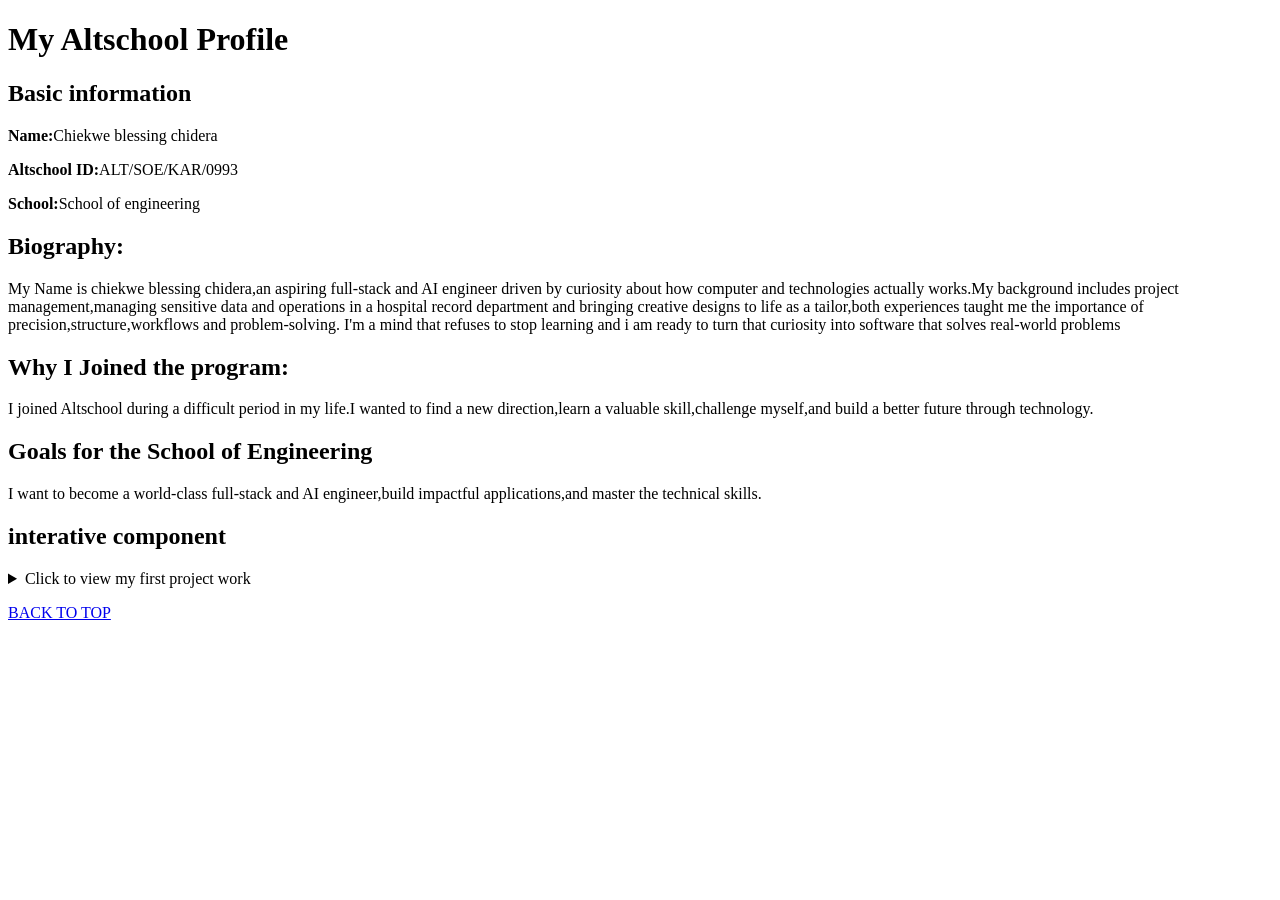
<file: index.html>
<!DOCTYPE html>
<hmtl lang="en">
    <head>
        <meta charset="utf-8">
        <meta name="viweport" content="width=device-width,inital-scale=1.0">
        <title>Blessed-Altschool profile</title>
</head>
  <body id="top">
    <h1>    My Altschool Profile</h1>
    <section>
    <h2>Basic information</h2>
      <p><strong>Name:</strong>Chiekwe blessing chidera</p>
      <p><strong>Altschool ID:</strong>ALT/SOE/KAR/0993</p>
      <p><strong>School:</strong>School of engineering</P>
    </section>
    <section>
    <h2>Biography:</h2>
      <p>My Name is chiekwe blessing chidera,an aspiring full-stack and AI engineer driven by curiosity about how computer and technologies actually works.My background includes project management,managing sensitive data and operations in a hospital record department and bringing creative designs to life as a tailor,both experiences taught me the importance of precision,structure,workflows and problem-solving. I'm a mind that refuses to stop learning and i am ready to turn that curiosity into software that solves real-world problems  </p>
    </section>
    <section>
      <h2>Why I Joined the program:</h2>
      <p>I joined Altschool during a difficult period in my life.I wanted to find a new direction,learn a valuable skill,challenge myself,and build a better future through technology.</p>
      <section>
        <h2>Goals for the School of Engineering</h2>
        <p>I want to become a world-class full-stack and AI engineer,build impactful applications,and master the technical skills.</p></section>
      <section>
        <h2> interative component</h2>
        <details>
          <summary>Click to view my first project work</summary>
          <p>full-stack engineer</p>
        </details>
      </section>
      <footer>
        <p><a href="#top">BACK TO TOP</a></p>
      </footer>
      
     </body>
</hmtl>
</file>
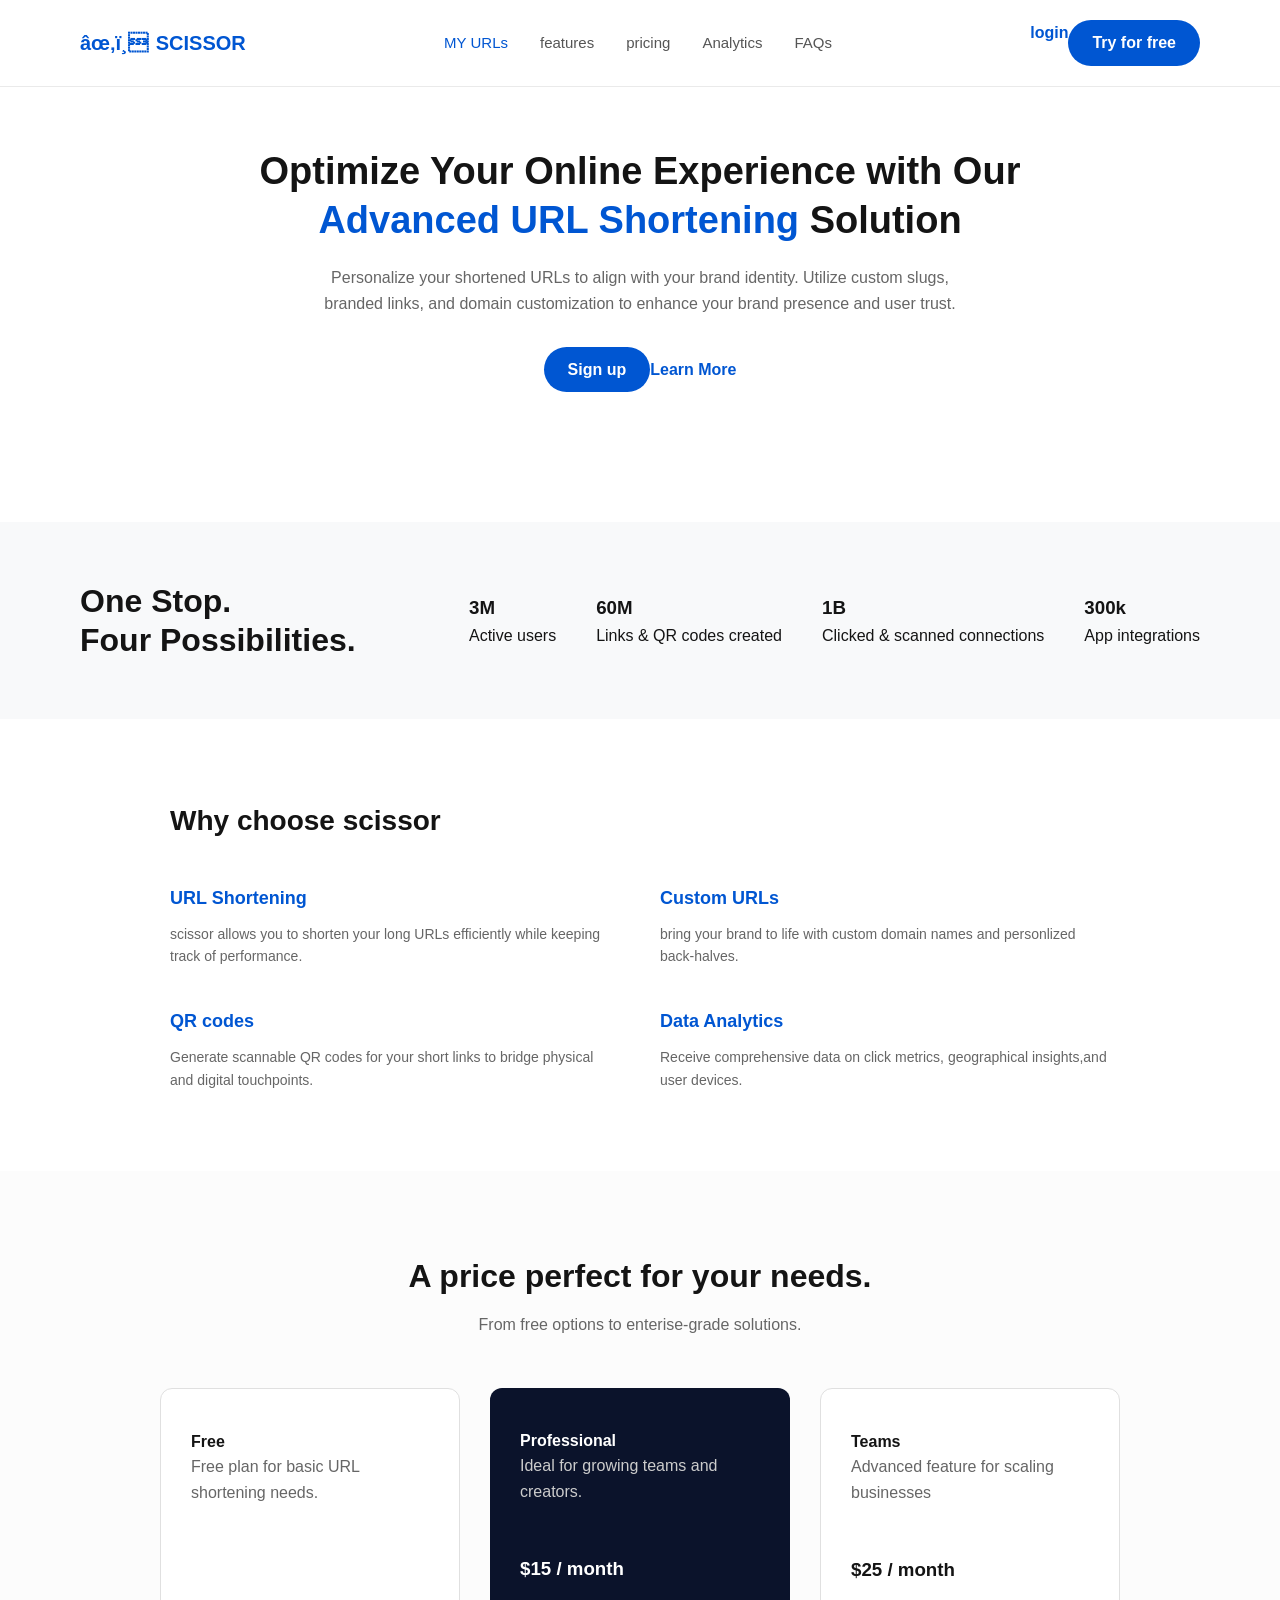
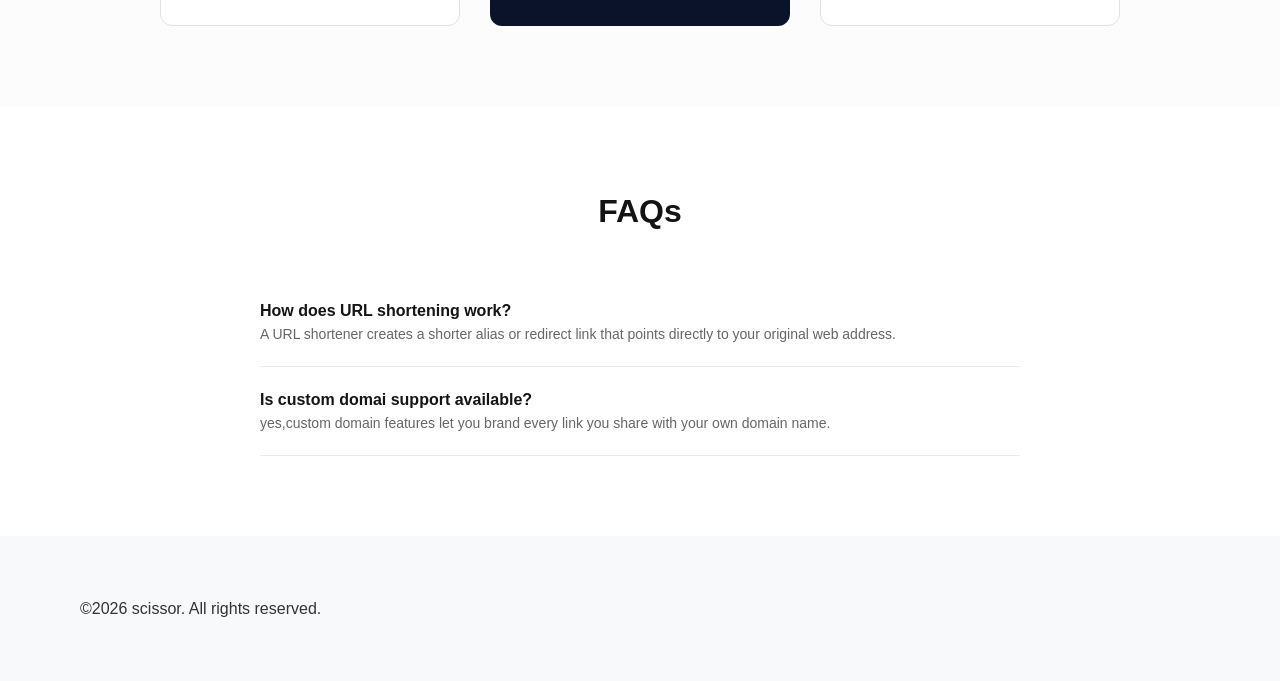
<file: MY CODINGS/LIVE/index.html>
<!DOCTYPE html>
<html lang="en">
    <head>
        <meta charset="uft-8">
        <meta name="viweport" content="width=device-width,inital-scale=1.0">
        <title>shortening solution</title>
        <style>
            /*reset & base styles*/
            *{
                box-sizing: border-box;
                margin: 0;
                padding: 0;
            }
        body{
            font-family: 'segoe UI', Tahoma, Geneva,'Segoe UI', Tahoma, Geneva, Verdana, sans-serif;
            color: #141414;
            background-color: #ffffff;
            line-height: 1.6;
        }
        .header {
            display: flex;
            align-items: center;
            justify-content: space-between;
            padding: 20px 80px;
            border-bottom: 1px solid #eaeaea;
        }
        .logo{
            display: flex;
            align-self: center;
            gap: 8px;
            font-weight: 700;
            font-size: 20px;
            color: #0056d2;
        }
        .nav {
            display: flex;
            gap: 32px;

        }
        .nav a {
text-decoration: none;
color: #555555;
font-size: 15px;
font-weight: 500;
        }
        .nav a.active, .nav a:hover {
            color:#0056d2;
        }
        .auth-buttons {
            display: flex;
            align-self: center;
            row-gap: 20px;
        }
        .btn-login { 
            text-decoration: none;
            color: #0056d2;
            font-weight: 600;
        }
        .btn-primary {
            text-decoration: none;
            background-color: #0056d2;
            color: #ffffff;
            padding: 10px 24px;
            border-radius: 24px;
            font-weight: 600;
            display: inline-block;
        }
        .hero {
            text-align: center;
            padding: 60px 20px 40px;
            max-width: 900px;
            margin: 0 auto;
        } 
        .hero-title {
            font-size: 38px;
            font-weight: 800;
            line-height: 1.3;
            margin-bottom: 20px;
        }
        .highlight{
            color: #0056d2;
        }
        .hero-description {
            font-size: 16px;
            color: #666666;
            max-width: 680px;
            margin: 0 auto 30px;
        }
        .hero-cta {
            display: flex;
            justify-content: center;
            align-items: center;
            row-gap: 24px;
            margin-bottom: 50px;
        }
        .btn-link {
            text-decoration: none;
            color: #0056d2;
            font-weight: 600;
        }
        .stats {
            display: flex;
            justify-content: space-between;
            align-items: center;
            background-color: #f8f9fa;
            padding: 60px 80px;
            margin-top: 40px;
        }
        .stats-title h2 {
            font-size: 32px;
            font-weight: 700;
            line-height: 1.2;
        }
        .stats-grid{
            display: flex;
            gap: 40px;
        }
        .stats-item h3 {
             font-size: 28px;
            font-weight: 700;
            color: #141414;
        }
        .stats-item p{
            font-size: 14px;
            color: #666666;
        }
        .features{
            padding:80px 80px;
            max-width: 1100px;
            margin: 0 auto;
        }
        .features h2 {
            font-size: 28px;
            margin-bottom: 40px;
        }
        .features-grid {
            display: grid;
            grid-template-columns: repeat(2, 1fr);
            gap:40px;
        }
        .feature-card h3{
           font-size: 18px;
            margin-bottom: 10px;
            color: #0056d2;  
        }
        .feature-card p {
            color: #666;
            font-size: 14px;
        }
        .pricing {
            text-align: center;
            padding: 80px 20px;
            background-color: #fcfcfc;
        }
        .pricing h2 {
            font-size: 32px;
            margin-bottom: 10px;
        }
        .pricing p {
            color: #666;
            margin-bottom: 50px;
        }
        .pricing-grid {
            display: flex;
            justify-content: center;
            gap: 30px;
        }
        .pricing-card {
            background: #fff;
            border: 1px solid #e0e0e0;
            border-radius: 12px;
            padding: 40px 30px;
            width: 300px;
            text-align: left;
        }
        .pricing-card.featured {
            background: #0b132b;
            color: #fff;
            border: none;
        }
        .pricing-card.featured p {
            color: #ccc;
        }
        .faqs {
            max-width: 800px;
            margin: 80px auto;
            padding: 0 20px;
        }
        .faqs h2{
            font-size: 32px;
            text-align: center;
            margin-bottom: 40px;
        }
        .faq-item{
            border-bottom: 1px solid #eaeaea;
            padding: 20px 0;
        }
        .fag-item h4 {
            font-size: 16px;
            margin-bottom: 8px;
        }
        .faq-item p {
            font-size: 14px;
            color: #666;
        }
        .footer {
            background-color: #f8f9fa;
            padding: 60px 80px;
            color: #333;
        }
 </style>
    </head>
    <body>
        <header class="header">
            <div class="logo">
                <span>✂️ </span>
                <span>SCISSOR</span>
            </div>
            <nav class="nav">
                <a href="#urls" class="active">MY URLs</a>
                <a href="#features">features</a>
                <a href="#pricing">pricing</a>
                <a href="#analytics">Analytics</a>
                <a href="#faqs">FAQs</a>
            </nav>
            <div class="auth-buttons">
                <a href="#" class="btn-login">login</a>
                <a href="#" class="btn-primary">Try for free</a>
            </div>
        </header>
        <main>
            <section class="hero">
                <h1 class="hero-title">
                    Optimize Your Online Experience with Our <br>
                    <span class="highlight">Advanced URL Shortening</span> Solution
                </h1>
                <p class="hero-description">
                    Personalize your shortened URLs to align with your brand identity. Utilize custom slugs, branded links, and domain customization to enhance your brand presence and user trust.
                </p>
                <div class="hero-cta">
                    <a href="#" class="btn-primary">Sign up</a>
                    <a href="#" class="btn-link">Learn More</a>
                </div>
            </section>
            <section class="stats">
                <div class="stats-title">
                    <h2>One Stop.<br>Four Possibilities.</h2>
                </div>
                <div class="stats-grid">
                    <div class="stat-item">
                        <h3>3M</h3>
                        <P>Active users</P>
                    </div>
                    <div class="stat-item">
                        <h3>60M</h3>
                        <p>Links & QR codes created</p>
                    </div>
                    <div class="stat-item">
                        <h3>1B</h3>
                        <P>Clicked & scanned connections</P> 
                    </div>
                    <div class="stat-item">
                        <h3>300k</h3>
                        <p>App integrations</p>
                    </div>
                </div>
            </section>
            <section class="features" id="features">
                <h2>Why choose scissor</h2>
                <div class="features-grid">
                    <div class="feature-card">
                        <h3>URL Shortening</h3>
                        <p>scissor allows you to shorten your long URLs efficiently while keeping track of performance.</p>
                    </div>
                    <div class="feature-card">
                        <h3>Custom URLs</h3>
                        <p>bring your brand to life with custom domain names and personlized back-halves.</p>
                    </div>
                    <div class="feature-card">
                        <h3>QR codes</h3>
                        <p>Generate scannable QR codes for your short links to bridge physical and digital touchpoints.</p>
                    </div>
                    <div class="feature-card">
                        <h3>Data Analytics</h3>
                        <p>Receive comprehensive data on click metrics, geographical insights,and user devices.</p>
                    </div>
                </div>
            </section>
            <Section class="pricing" id="pricing">
                <h2>A price perfect for your needs.</h2>
                <p>From free options to enterise-grade solutions.</p>
                <div class="pricing-grid">
                    <div class="pricing-card">
                        <h4>Free</h4>
                        <p>Free plan for basic URL shortening needs.</p>
                    </div>
                    <div class="pricing-card featured">
                        <h4>Professional</h4>
                        <p>Ideal for growing teams and creators.</p>
                        <h3>$15 / month</h3>
                    </div>
                    <div class="pricing-card">
                        <h4>Teams</h4>
                        <p>Advanced feature for scaling businesses</p>
                        <h3>$25 / month</h3>
                    </div>
                </div>
            </Section>
            <Section class="faqs" id="faqs">
                <h2>FAQs</h2>
                <div class="faq-item">
                    <h4>How does URL shortening work?</h4>
                    <p>A URL shortener creates a shorter alias or redirect link that points directly to your original web address.</p>
                </div>
                <div class="faq-item">
                    <h4>Is custom domai  support available?</h4>
                    <p>yes,custom domain features let you brand every link you share with your own domain name.</p>
                </div>
            </Section>
        </main>
        <footer class="footer">
            <p> &copy;2026 scissor. All rights reserved.</p>
        </footer>
    </body>
</html>
</file>
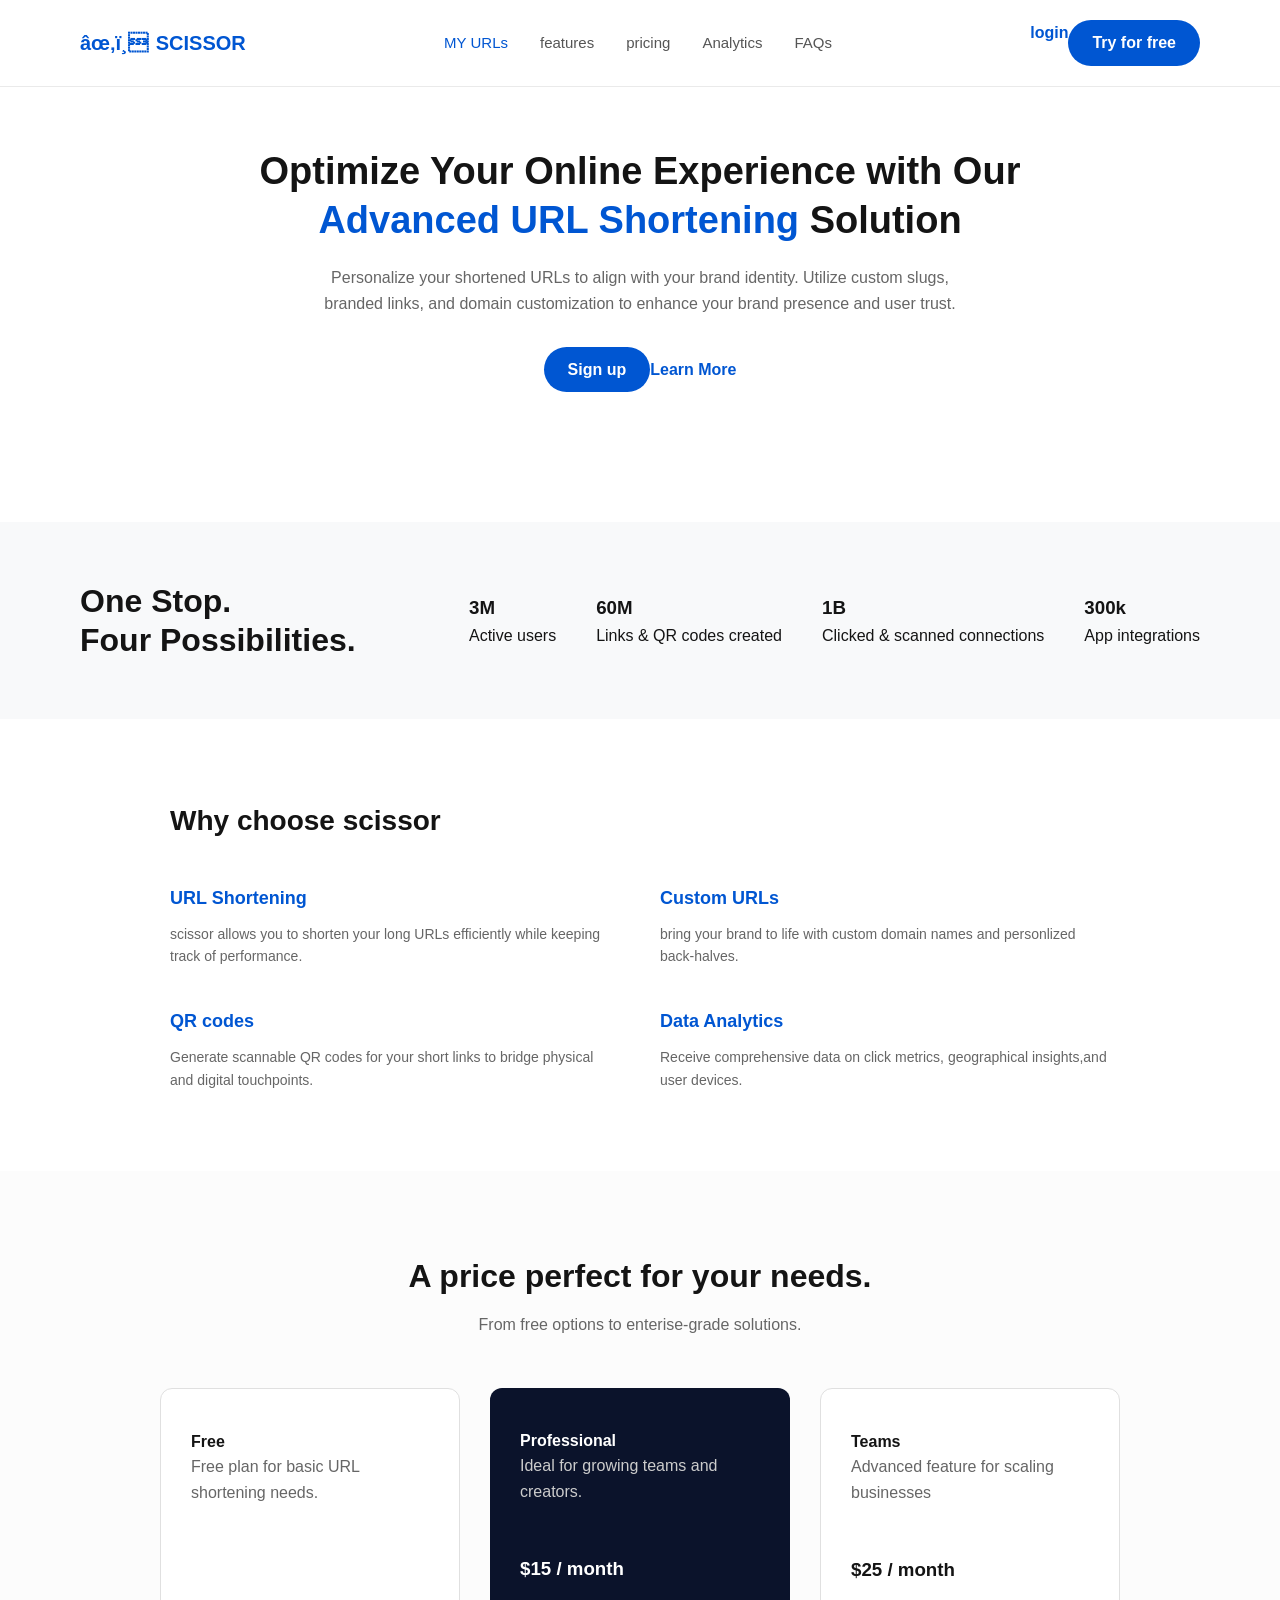
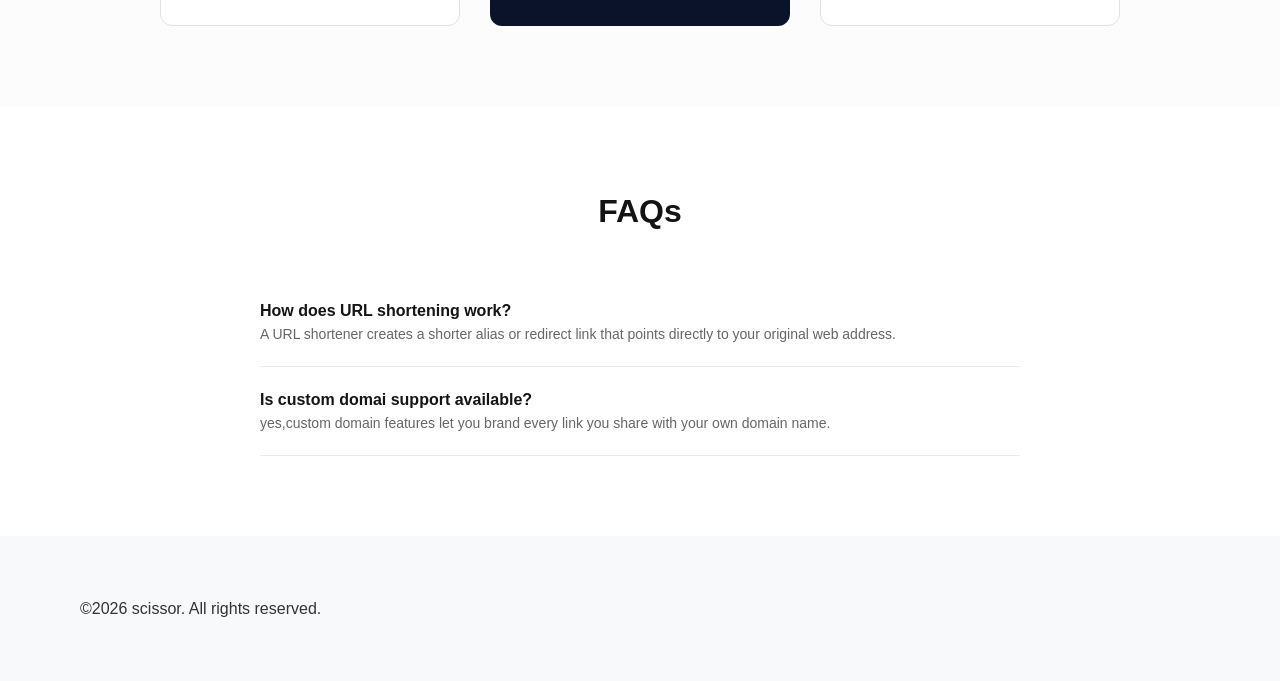
<file: MY CODINGS/LIVE/assessment.html>
<!DOCTYPE html>
<html lang="en">
    <head>
        <meta charset="uft-8">
        <meta name="viweport" content="width=device-width,inital-scale=1.0">
        <title>shortening solution</title>
        <style>
            /*reset & base styles*/
            *{
                box-sizing: border-box;
                margin: 0;
                padding: 0;
            }
        body{
            font-family: 'segoe UI', Tahoma, Geneva,'Segoe UI', Tahoma, Geneva, Verdana, sans-serif;
            color: #141414;
            background-color: #ffffff;
            line-height: 1.6;
        }
        .header {
            display: flex;
            align-items: center;
            justify-content: space-between;
            padding: 20px 80px;
            border-bottom: 1px solid #eaeaea;
        }
        .logo{
            display: flex;
            align-self: center;
            gap: 8px;
            font-weight: 700;
            font-size: 20px;
            color: #0056d2;
        }
        .nav {
            display: flex;
            gap: 32px;
        }
        .nav a {
text-decoration: none;
color: #555555;
font-size: 15px;
font-weight: 500;
        }
        .nav a.active, .nav a:hover {
            color:#0056d2;
        }
        .auth-buttons {
            display: flex;
            align-self: center;
            row-gap: 20px;
        }
        .btn-login { 
            text-decoration: none;
            color: #0056d2;
            font-weight: 600;
        }
        .btn-primary {
            text-decoration: none;
            background-color: #0056d2;
            color: #ffffff;
            padding: 10px 24px;
            border-radius: 24px;
            font-weight: 600;
            display: inline-block;
        }
        .hero {
            text-align: center;
            padding: 60px 20px 40px;
            max-width: 900px;
            margin: 0 auto;
        } 
        .hero-title {
            font-size: 38px;
            font-weight: 800;
            line-height: 1.3;
            margin-bottom: 20px;
        }
        .highlight{
            color: #0056d2;
        }
        .hero-description {
            font-size: 16px;
            color: #666666;
            max-width: 680px;
            margin: 0 auto 30px;
        }
        .hero-cta {
            display: flex;
            justify-content: center;
            align-items: center;
            row-gap: 24px;
            margin-bottom: 50px;
        }
        .btn-link {
            text-decoration: none;
            color: #0056d2;
            font-weight: 600;
        }
        .stats {
            display: flex;
            justify-content: space-between;
            align-items: center;
            background-color: #f8f9fa;
            padding: 60px 80px;
            margin-top: 40px;
        }
        .stats-title h2 {
            font-size: 32px;
            font-weight: 700;
            line-height: 1.2;
        }
        .stats-grid{
            display: flex;
            gap: 40px;
        }
        .stats-item h3 {
             font-size: 28px;
            font-weight: 700;
            color: #141414;
        }
        .stats-item p{
            font-size: 14px;
            color: #666666;
        }
        .features{
            padding:80px 80px;
            max-width: 1100px;
            margin: 0 auto;
        }
        .features h2 {
            font-size: 28px;
            margin-bottom: 40px;
        }
        .features-grid {
            display: grid;
            grid-template-columns: repeat(2, 1fr);
            gap:40px;
        }
        .feature-card h3{
           font-size: 18px;
            margin-bottom: 10px;
            color: #0056d2;  
        }
        .feature-card p {
            color: #666;
            font-size: 14px;
        }
        .pricing {
            text-align: center;
            padding: 80px 20px;
            background-color: #fcfcfc;
        }
        .pricing h2 {
            font-size: 32px;
            margin-bottom: 10px;
        }
        .pricing p {
            color: #666;
            margin-bottom: 50px;
        }
        .pricing-grid {
            display: flex;
            justify-content: center;
            gap: 30px;
        }
        .pricing-card {
            background: #fff;
            border: 1px solid #e0e0e0;
            border-radius: 12px;
            padding: 40px 30px;
            width: 300px;
            text-align: left;
        }
        .pricing-card.featured {
            background: #0b132b;
            color: #fff;
            border: none;
        }
        .pricing-card.featured p {
            color: #ccc;
        }
        .faqs {
            max-width: 800px;
            margin: 80px auto;
            padding: 0 20px;
        }
        .faqs h2{
            font-size: 32px;
            text-align: center;
            margin-bottom: 40px;
        }
        .faq-item{
            border-bottom: 1px solid #eaeaea;
            padding: 20px 0;
        }
        .fag-item h4 {
            font-size: 16px;
            margin-bottom: 8px;
        }
        .faq-item p {
            font-size: 14px;
            color: #666;
        }
        .footer {
            background-color: #f8f9fa;
            padding: 60px 80px;
            color: #333;
        }
 </style>
    </head>
    <body>
        <header class="header">
            <div class="logo">
                <span>✂️ </span>
                <span>SCISSOR</span>
            </div>
            <nav class="nav">
                <a href="#urls" class="active">MY URLs</a>
                <a href="#features">features</a>
                <a href="#pricing">pricing</a>
                <a href="#analytics">Analytics</a>
                <a href="#faqs">FAQs</a>
            </nav>
            <div class="auth-buttons">
                <a href="#" class="btn-login">login</a>
                <a href="#" class="btn-primary">Try for free</a>
            </div>
        </header>
        <main>
            <section class="hero">
                <h1 class="hero-title">
                    Optimize Your Online Experience with Our <br>
                    <span class="highlight">Advanced URL Shortening</span> Solution
                </h1>
                <p class="hero-description">
                    Personalize your shortened URLs to align with your brand identity. Utilize custom slugs, branded links, and domain customization to enhance your brand presence and user trust.
                </p>
                <div class="hero-cta">
                    <a href="#" class="btn-primary">Sign up</a>
                    <a href="#" class="btn-link">Learn More</a>
                </div>
            </section>
            <section class="stats">
                <div class="stats-title">
                    <h2>One Stop.<br>Four Possibilities.</h2>
                </div>
                <div class="stats-grid">
                    <div class="stat-item">
                        <h3>3M</h3>
                        <P>Active users</P>
                    </div>
                    <div class="stat-item">
                        <h3>60M</h3>
                        <p>Links & QR codes created</p>
                    </div>
                    <div class="stat-item">
                        <h3>1B</h3>
                        <P>Clicked & scanned connections</P> 
                    </div>
                    <div class="stat-item">
                        <h3>300k</h3>
                        <p>App integrations</p>
                    </div>
                </div>
            </section>
            <section class="features" id="features">
                <h2>Why choose scissor</h2>
                <div class="features-grid">
                    <div class="feature-card">
                        <h3>URL Shortening</h3>
                        <p>scissor allows you to shorten your long URLs efficiently while keeping track of performance.</p>
                    </div>
                    <div class="feature-card">
                        <h3>Custom URLs</h3>
                        <p>bring your brand to life with custom domain names and personlized back-halves.</p>
                    </div>
                    <div class="feature-card">
                        <h3>QR codes</h3>
                        <p>Generate scannable QR codes for your short links to bridge physical and digital touchpoints.</p>
                    </div>
                    <div class="feature-card">
                        <h3>Data Analytics</h3>
                        <p>Receive comprehensive data on click metrics, geographical insights,and user devices.</p>
                    </div>
                </div>
            </section>
            <Section class="pricing" id="pricing">
                <h2>A price perfect for your needs.</h2>
                <p>From free options to enterise-grade solutions.</p>
                <div class="pricing-grid">
                    <div class="pricing-card">
                        <h4>Free</h4>
                        <p>Free plan for basic URL shortening needs.</p>
                    </div>
                    <div class="pricing-card featured">
                        <h4>Professional</h4>
                        <p>Ideal for growing teams and creators.</p>
                        <h3>$15 / month</h3>
                    </div>
                    <div class="pricing-card">
                        <h4>Teams</h4>
                        <p>Advanced feature for scaling businesses</p>
                        <h3>$25 / month</h3>
                    </div>
                </div>
            </Section>
            <Section class="faqs" id="faqs">
                <h2>FAQs</h2>
                <div class="faq-item">
                    <h4>How does URL shortening work?</h4>
                    <p>A URL shortener creates a shorter alias or redirect link that points directly to your original web address.</p>
                </div>
                <div class="faq-item">
                    <h4>Is custom domai  support available?</h4>
                    <p>yes,custom domain features let you brand every link you share with your own domain name.</p>
                </div>
            </Section>
        </main>
        <footer class="footer">
            <p> &copy;2026 scissor. All rights reserved.</p>
        </footer>
    </body>
</html>
</file>
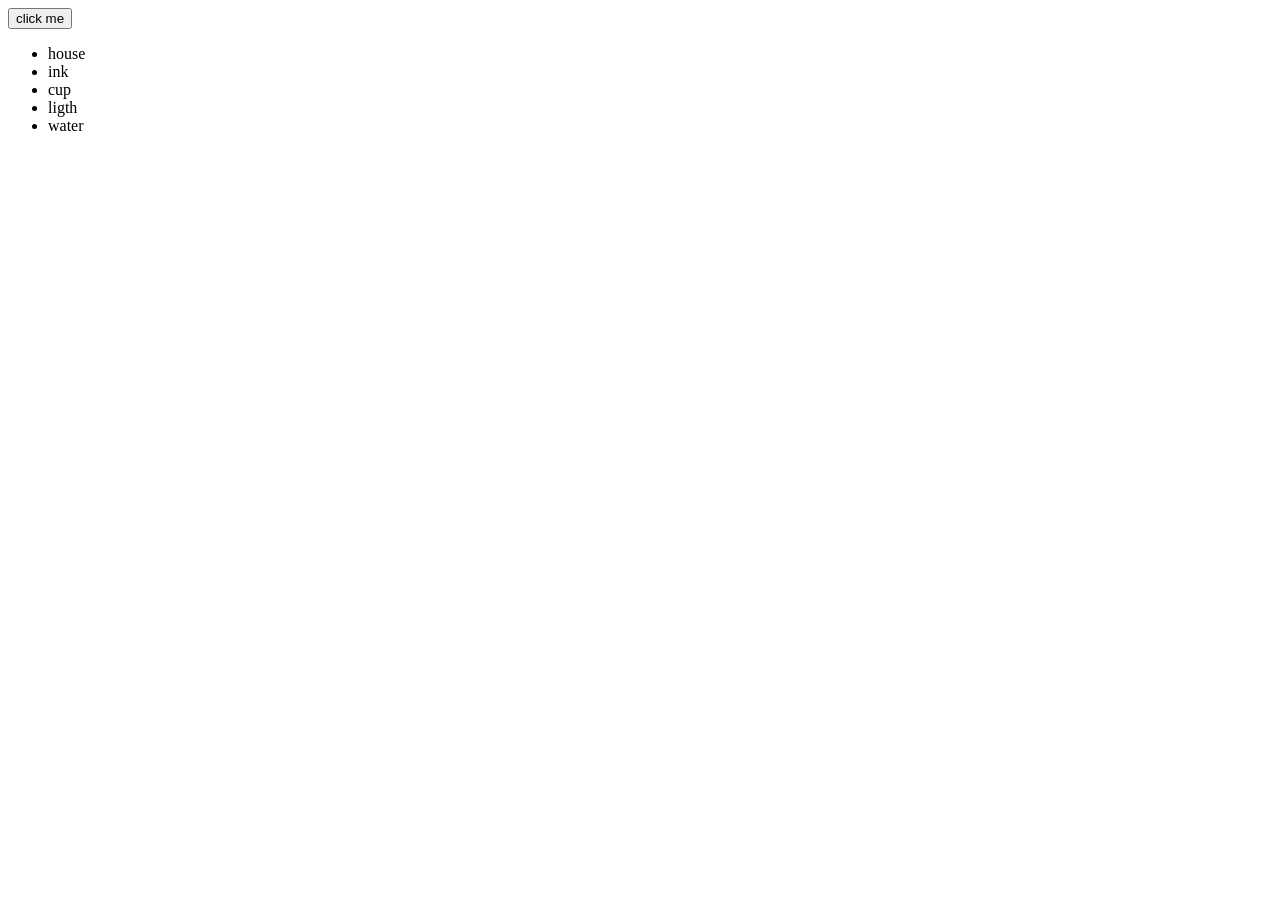
<file: MY CODINGS/LIVE/fley.html>
<!DOctype html>
<html lang="en">
    <head>
        <meta charset="uft-8">
        <meta name="viweport" content="width=device-width,inital-scale=1.0">
        <title>center </title>
    </head>
    <body>
        <button>click me</button>
        <ul>
            <li>house</li>
            <li>ink</li>
            <li>cup</li>
            <li>ligth</li>
            <li>water</li>
        </ul>
        
    </body>
</html>
</file>
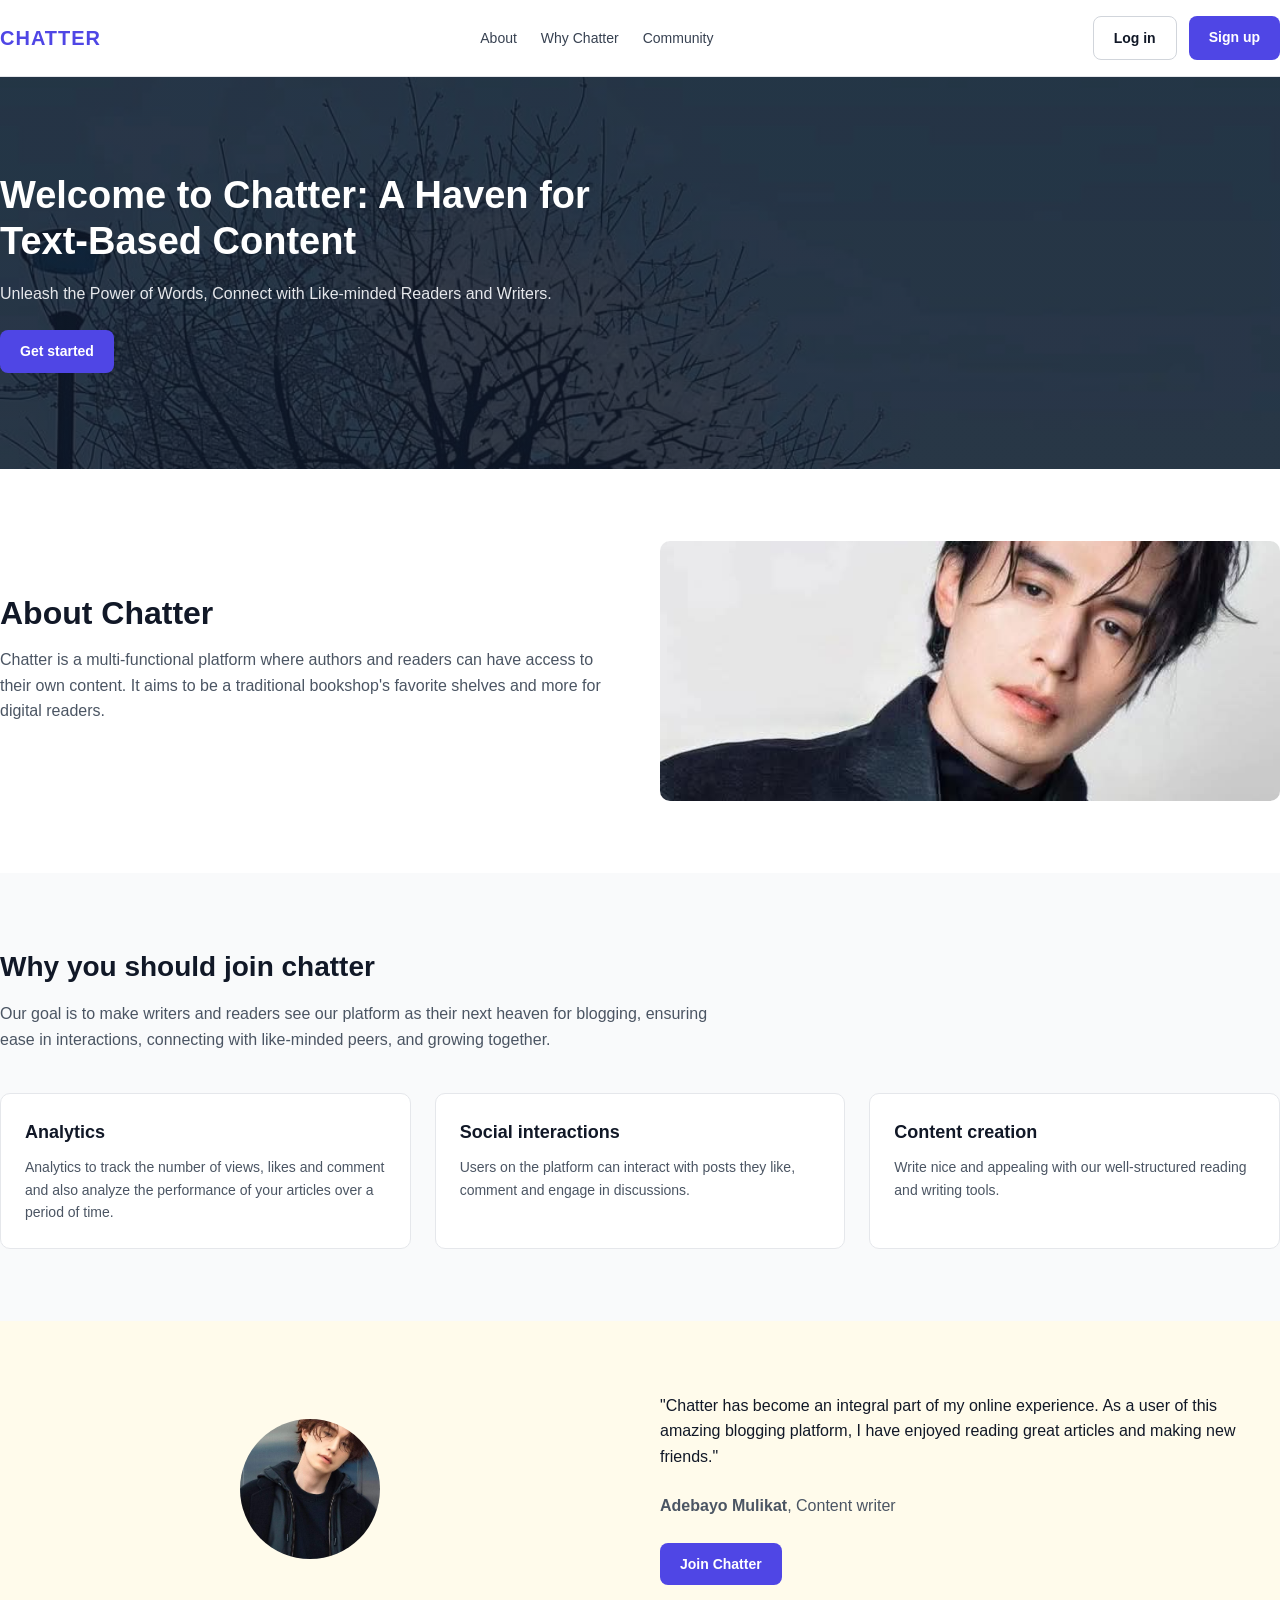
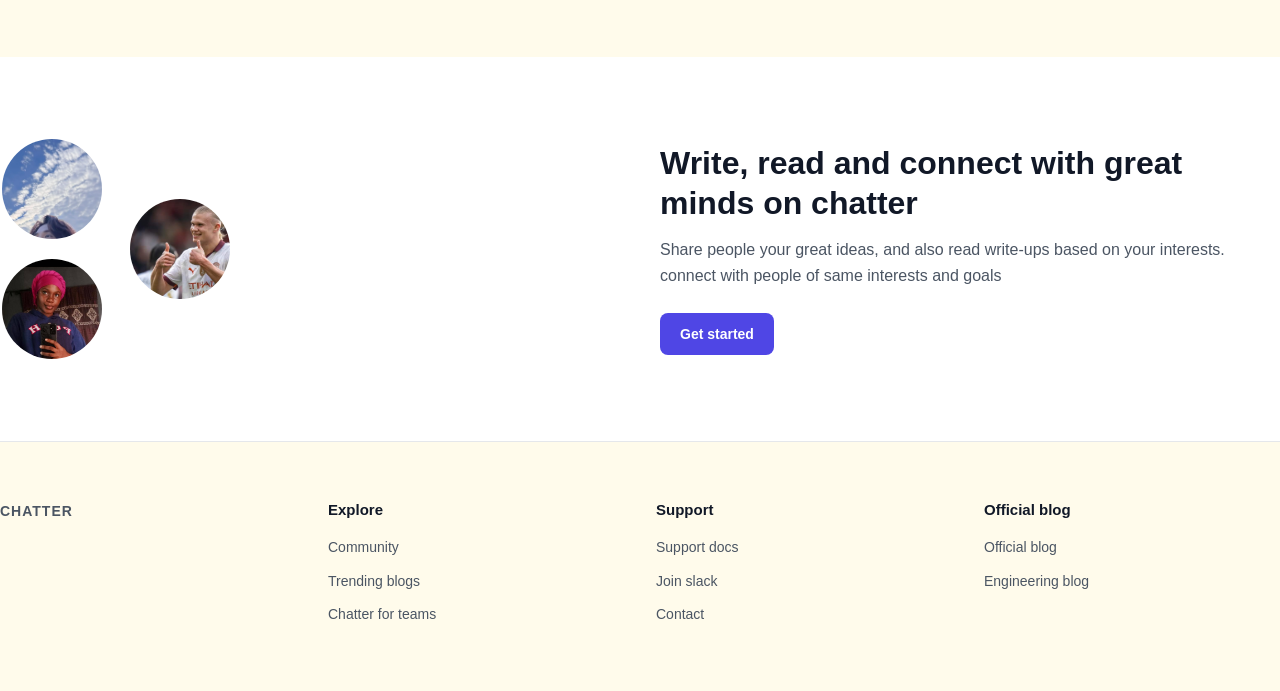
<file: MY CODINGS/LIVE/index project.html>
<!DOCTYPE html>
<html lang="en">
<head>
  <meta charset="UTF-8" />
  <meta name="viewport" content="width=device-width, initial-scale=1.0" />
  <title>Chatter page</title>
  <link rel="stylesheet" href="stlye project.css" />
</head>
<body>
  <header class="navbar">
    <div class="container nav-content">
      <a href="#" class="logo">CHATTER</a>
    <nav class="nav-links">
       <a href="#about">About</a>
    <a href="#why-chatter">Why Chatter</a>
       <a href="#community">Community</a>
      </nav>
      <div class="nav-actions">
    <a href="#" class="btn btn-outline">Log in</a>
   <a href="#" class="btn btn-primary">Sign up</a>
   </div>
    </div>
  </header>
  <main>
    <section class="hero">
      <div class="hero-overlay">
    <div class="container hero-content">
                <h1>Welcome to Chatter: A Haven for Text-Based Content</h1>
      <p>Unleash the Power of Words, Connect with Like-minded Readers and Writers.</p>
   <a href="#" class="btn btn-primary">Get started</a>
        </div>
      </div>
    </section>
    <section id="about" class="section about-section">
      <div class="container two-col">
    <div class="text-block">
    <h2>About Chatter</h2>
   <p>
      Chatter is a multi-functional platform where authors and readers can have access to their own content. It aims to be a traditional bookshop's favorite shelves and more for digital readers.
     </p>
     </div>
        <div class="image-media">
    <img src="FB_IMG_1758521783495.jpg" alt="People collaborating at Chatter" />
        </div>
      </div>
</section>
    <section id="why-chatter" class="section why-section">
   <div class="container">
    <div class="section-header">
    <h2>Why you should join chatter</h2>
     <p>Our goal is to make writers and readers see our platform as their next heaven for blogging, ensuring ease in interactions, connecting with like-minded peers, and growing together.</p>
        </div>
    <div class="features-grid">
      <div class="feature-card">
     <h3>Analytics</h3>
      <p>Analytics to track the number of views, likes and comment and also analyze the performance of your articles over a period of time.</p>
       </div>
    <div class="feature-card">
      <h3>Social interactions</h3>
     <p>Users on the platform can interact with posts they like, comment and engage in discussions.</p>
      </div>
      <div class="feature-card">
      <h3>Content creation</h3>
            <p>Write nice and appealing with our well-structured reading and writing tools.</p>
                </div>
        </div>
      </div>
    </section>
    <section class="section quote-section">
      <div class="container two-col">
    <div class="avatar-media">
     <img src="FB_IMG_1725511667753.jpg" alt="Adebayo Mulikat" />
   </div>

    <div class="text-block">
          <p class="quote-text">
         "Chatter has become an integral part of my online experience. As a user of this amazing blogging platform, I have enjoyed reading great articles and making new friends."
      </p>
      <p class="quote-author"><strong>Adebayo Mulikat</strong>, Content writer</p>
    <a href="#" class="btn btn-primary">Join Chatter</a>
      </div>
       </div>
  </section>
    <section id="community" class="section cta-section">
   <div class="container two-col">
        <div class="avatars-group">
      <img src="50aad557b9ee7dde323850079b5578d9.png" alt="member 1" class="mini-avatar-img" />
      <img src="FB_IMG_1715143821976.jpg" alt="member 2" class="mini-avatar-img" />
      <img src="IMG-20240110-WA0019.jpg" alt="member 3" class="mini-avatar-img" />
    </div>
        <div class="text-block">
        <h2>Write, read and connect with great minds on chatter</h2>
      <p>Share people your great ideas, and also read write-ups based on your interests. connect with people of same interests and goals</p>
        <a href="#" class="btn btn-primary">Get started</a>
      </div>
     </div>
  </section>
  </main>

  <footer class="footer">
    <div class="container footer-grid">
  <div class="footer-brand">
     <a href="#" class="logo">CHATTER</a>
   </div>
      <div>
     <h4>Explore</h4>
    <ul>
      <li><a href="#">Community</a></li>
      <li><a href="#">Trending blogs</a></li>
      <li><a href="#">Chatter for teams</a></li>
    </ul>
      </div>
      <div>
        <h4>Support</h4>
        <ul>
      <li><a href="#">Support docs</a></li>
      <li><a href="#">Join slack</a></li>
      <li><a href="#">Contact</a></li>
        </ul>
      </div>
      <div>
        <h4>Official blog</h4>
        <ul>
       <li><a href="#">Official blog</a></li>
       <li><a href="#">Engineering blog</a></li>
        </ul>
      </div>
    </div>
  </footer>
</body>
</html>
</file>
<file: MY CODINGS/LIVE/stlye project.css>
* {
  margin: 0;
  padding: 0;
  box-sizing: border-box;
}

body {
  font-family: Arial, Helvetica, sans-serif;
  color: #111827; background-color: #ffffff;
  line-height: 1.6;
}

.container {
  s
  max-width: 1140px;
  margin:  0, auto;
  padding, 0 24px;
}
.btn {
  display: inline-block;padding: 10px 20px;
  border-radius: 8px; text-decoration: none;
  font-weight: 600;
  font-size: 14px;
}

.btn-primary {
  background-color: #4f46e5;
  color: #ffffff;
}

.btn-outline {border: 1px solid #d1d5db;
  color: #111827;
  background-color: #ffffff;
}

.navbar {
  background-color: #ffffff;border-bottom: 1px solid #e5e7eb;
  padding: 16px 0;
}

.nav-content {
  display: flex;
  justify-content: space-between;
  align-items: center;
  gap: 16px;
  flex-wrap: wrap;
}

.logo {
  font-size: 20px;
  font-weight: 800;color: #4f46e5;text-decoration: none;
  letter-spacing: 1px;
}

.nav-links {
  display: flex;
  gap: 24px;
}

.nav-links a {
  text-decoration: none; color: #374151;
  font-size: 14px;
}

.nav-actions {
  display: flex;
  gap: 12px;
}

.hero {
  background: linear-gradient(rgba(17, 24, 39, 0.72), rgba(17, 24, 39, 0.72)),
 url("29f0e66d70363d3a60a5f40ab508c87f.png") center / cover no-repeat;              
  color: #ffffff;
  padding: 96px 0;
}

.hero-content {
  max-width: 680px;
}

.hero h1 {
  font-size: 38px;line-height: 1.2;
  margin-bottom: 16px;
}

.hero p {
  font-size: 16px;color: #e5e7eb;
  margin-bottom: 24px;
}


.section {
 padding: 72px 0;
}

.two-col {
  display: grid;grid-template-columns: repeat(auto-fit, minmax(280px, 1fr));
  gap: 40px;
  align-items: center;
}

.text-block h2 {
  font-size: 28px;
  margin-bottom: 14px;
}

.text-block p {
  color: #4b5563;
  margin-bottom: 20px;
}

.image-media img {
  width: 100%;
  height: 260px;  object-fit: cover;
  border-radius: 10px;
  display: block;
}

.why-section {
background-color: #f9fafb;
}
.section-header {
  max-width: 720px;
  margin-bottom: 40px;
}

.section-header h2 {
  font-size: 28px;
  margin-bottom: 12px;
}

.section-header p {
  color: #4b5563;
}

.features-grid {
  display: grid;
  grid-template-columns: repeat(auto-fit, minmax(240px, 1fr));
  gap: 24px;
}

.feature-card {
  background-color: #ffffff;
  border: 1px solid #e5e7eb;
  border-radius: 10px;
  padding: 24px;
}

.feature-card h3 {
  margin-bottom: 10px;
  font-size: 18px;
}

.feature-card p {
  color: #4b5563;
  font-size: 14px;
}

.quote-section {
  background-color: #fffbeb;
}
.avatar-media img {
  width: 140px;
  height: 140px; border-radius: 50%;
  object-fit: cover; display: block;
  margin: 0 auto;
}

.quote-text {
  font-size: 18px;
  color: #111827 !important;
}

.quote-author {
  font-size: 14px;
}
.avatars-group {
  display: flex;
  flex-direction: column;
  gap: 16px;
  align-items: center;
}

.mini-avatar-img {
  width: 72px;
  height: 72px;
  border-radius: 50%;
  object-fit: cover;
  display: block;
}
.cta-section {
  background-color: #ffffff;
  padding: 80px 0;
}
.avatars-group {
  display: grid; grid-template-columns: repeat(2, 104px);
  grid-template-rows: repeat(2, 104px); align-items: center;
  justify-items: center;
  column-gap: 24px;
  row-gap: 16px;
  flex-shrink: 0;
}

.mini-avatar-img {
  width: 100px;
  height: 100px;
  border-radius: 50%;
  object-fit: cover;
  object-position: top center;
  display: block;
}

.avatars-group img:nth-child(1),
.mini-avatar-img:nth-child(1) {
  grid-column: 1;
grid-row: 1;
}

.avatars-group img:nth-child(2),
.mini-avatar-img:nth-child(2) {
  grid-column: 2;
  grid-row: 1 / 3;
  align-self: center;
}

.avatars-group img:nth-child(3),
.mini-avatar-img:nth-child(3) {
  grid-column: 1;
  grid-row: 2;
}

.cta-section h2,
.text-block h2 {
  font-size: 32px;
  line-height: 1.25;
  font-weight: 700;
  color: #111827;
  margin-bottom: 14px;
}

.cta-section p,
.text-block p {
  font-size: 16px;
  line-height: 1.6;
  color: #4b5563;
  margin-bottom: 24px;
}
.footer {
  background-color: #fffbeb;
  border-top: 1px solid #e5e7eb;
  padding: 56px 0;
}
.footer-grid {
  display: grid;
  grid-template-columns: repeat(auto-fit, minmax(160px, 1fr));
  gap: 32px;
}

.footer h4 {
  margin-bottom: 12px;
  font-size: 15px;
}
.footer ul {
  list-style: none;
}
.footer li {
  margin-bottom: 8px;
}

.footer a {
  text-decoration: none;
  color: #4b5563;
  font-size: 14px;
}
</file>
